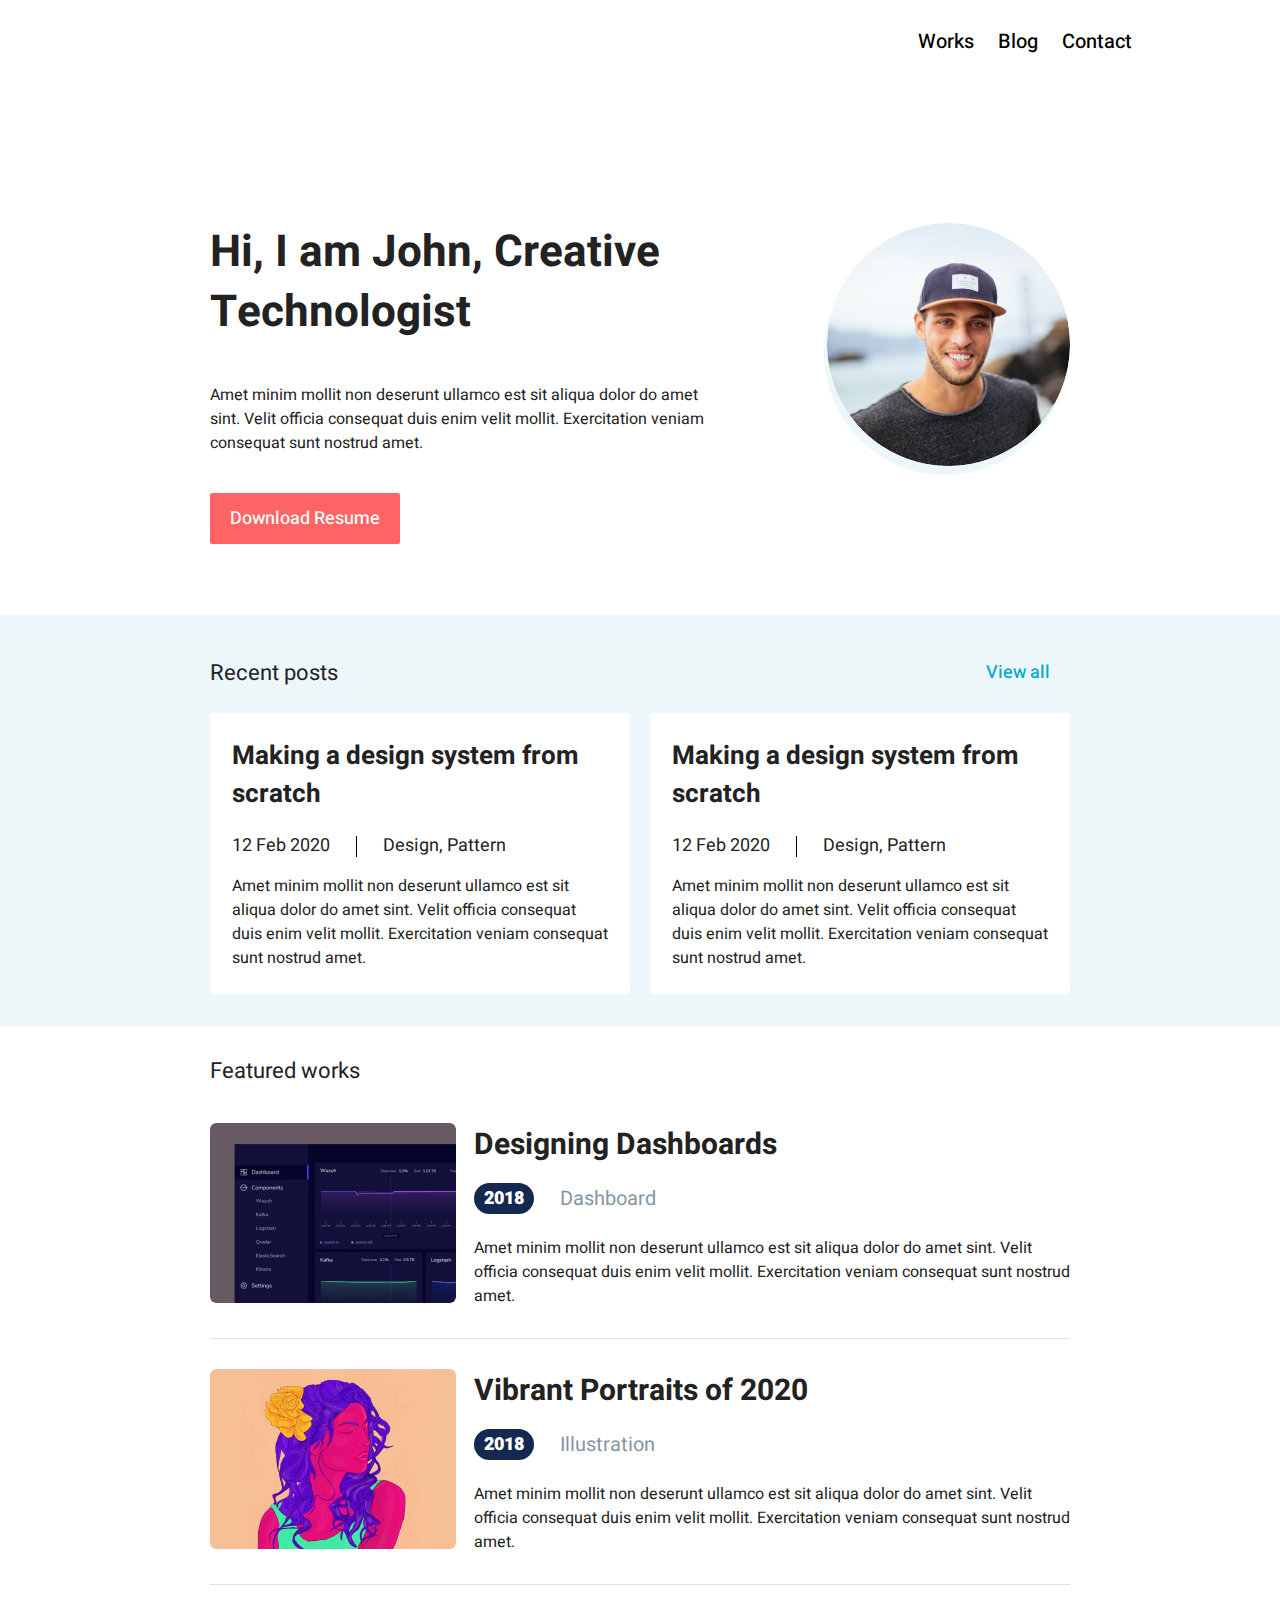
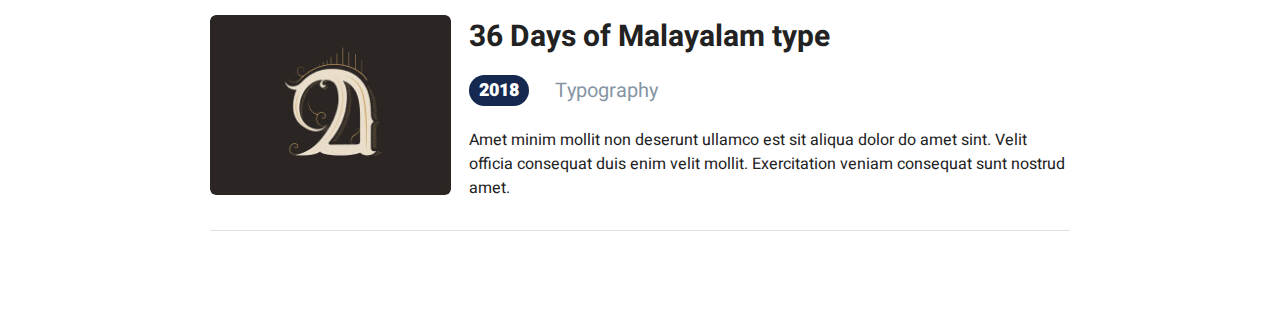
<file: index.html>
<!DOCTYPE html>
<html lang="en">
<head>
  <meta charset="UTF-8">
  <meta http-equiv="X-UA-Compatible" content="IE=edge">
  <meta name="viewport" content="width=device-width, initial-scale=1.0">

  <!-- FONTS -->
  <link rel="preconnect" href="https://fonts.googleapis.com">
  <link rel="preconnect" href="https://fonts.gstatic.com" crossorigin>
  <link href="https://fonts.googleapis.com/css2?family=Heebo:wght@400;500;700;900&display=swap" rel="stylesheet">

  <title>John</title>
  <link rel="stylesheet" href="css/normalize.css">
  <link rel="stylesheet" href="css/style.css">
</head>
<body>
  <header class="site-header">
    <div class="site-header__container container header-container">
      <nav class="sitenav">
        <ul class="sitenav__list">
          <li class="sitenav__item"><a class="sitenav__link" href="#">Works</a></li>
          <li class="sitenav__item"><a class="sitenav__link" href="#">Blog</a></li>
          <li class="sitenav__item"><a class="sitenav__link" href="#">Contact</a></li>
        </ul>
      </nav>
      <button class="site-header__button button js-button" type="button">
        <svg xmlns="http://www.w3.org/2000/svg" width="30" height="20" fill="#ccc"><path stroke="#21243D" stroke-width="1.6" d="M0 1h30M0 10h30M0 19h30"/></svg>
      </button>
      <button class="close-button button js-button" type="button">
        <svg xmlns="http://www.w3.org/2000/svg" xml:space="preserve" width="30" height="20" style="enable-background:new 0 0 371.23 371.23" viewBox="0 0 371.23 371.23"><path d="M371.23 21.213 350.018 0 185.615 164.402 21.213 0 0 21.213l164.402 164.402L0 350.018l21.213 21.212 164.402-164.402L350.018 371.23l21.212-21.212-164.402-164.403z"/></svg>
      </button>
    </div>
  </header>

  <!-- MAIN CONTENT -->
  <main class="main-content">
    <!-- HERO -->
    <div class="hero">
      <div class="hero__container container">
        <div class="hero__content">
          <h1 class="hero__title">Hi, I am John, Creative Technologist</h1>
          <p class="hero__text">Amet minim mollit non deserunt ullamco est sit aliqua dolor do amet sint. Velit officia consequat duis enim velit mollit. Exercitation veniam consequat sunt nostrud amet.</p>
          <a class="hero__button button" href="#">Download Resume</a>
        </div>
        <img class="hero__img" src="img/hero-img.jpg" alt="John image" width="243" height="243" srcset="img/hero-img.jpg 1x, img/hero-img@2x.jpg 2x">
      </div>
    </div>

    <!-- RECENT POSTS -->
    <section class="posts">
      <div class="posts__container container">
        <div class="posts__top">
          <h2 class="posts__title">Recent posts</h2>
          <a class="posts__button button" type="button">View all</a>
        </div>
        <ul class="posts__list">
          <li class="posts__item">
            <h3 class="posts__item-title">Making a design system from scratch</h3>
            <div class="posts__item-box">
              <time datatime="12-02-2020">12 Feb 2020</time>
              <hr>
              <span>Design, Pattern</span>
            </div>
            <p class="posts__item-text">Amet minim mollit non deserunt ullamco est sit aliqua dolor do amet sint. Velit officia consequat duis enim velit mollit. Exercitation veniam consequat sunt nostrud amet.</p>
          </li>
          <li class="posts__item">
            <h3 class="posts__item-title">Making a design system from scratch</h3>
            <div class="posts__item-box">
              <time datatime="12-02-2020">12 Feb 2020</time>
              <hr>
              <span>Design, Pattern</span>
            </div>
            <p class="posts__item-text">Amet minim mollit non deserunt ullamco est sit aliqua dolor do amet sint. Velit officia consequat duis enim velit mollit. Exercitation veniam consequat sunt nostrud amet.</p>
          </li>
        </ul>
      </div>
    </section>

    <!-- FEATURE -->
    <section class="feature">
      <div class="feature__container container">
        <h2 class="feature__title">Featured works</h2>
        <ul class="feature__list">
          <li class="feature__item">
            <img src="img/dashbord.jpg" alt="Designing Dashboards image" class="feature__item-img" width="246" height="180" srcset="img/dashbord.jpg 1x, img/dashbord@2x.jpg2x">
            <div class="feature__item-content item-content">
              <h4 class="item-content__title"><a class="item-content__link" href="">Designing Dashboards</a></h4>
              <div class="item-content__box">
                <time class="item-content__time">2018</time>
                <span class="item-content__span">Dashboard</span>
              </div>
              <p class="item-content__text">Amet minim mollit non deserunt ullamco est sit aliqua dolor do amet sint. Velit officia consequat duis enim velit mollit. Exercitation veniam consequat sunt nostrud amet.</p>
            </div>
          </li>
          <li class="feature__item">
            <img src="img/postraits.jpg" alt="Vibrant Portraits image" class="feature__item-img" width="246" height="180" srcset="img/postraits.jpg 1x, img/postraits@2x.jpg 2x">
            <div class="feature__item-content item-content">
              <h4 class="item-content__title"><a class="item-content__link" href="#">Vibrant Portraits of 2020</a></h4>
              <div class="item-content__box">
                <time class="item-content__time">2018</time>
                <span class="item-content__span">Illustration</span>
              </div>
              <p class="item-content__text">Amet minim mollit non deserunt ullamco est sit aliqua dolor do amet sint. Velit officia consequat duis enim velit mollit. Exercitation veniam consequat sunt nostrud amet.</p>
            </div>
          </li>
          <li class="feature__item">
            <img src="img/malayalam.jpg" alt="Days of Malayalam type image" class="feature__item-img" width="246" height="180" srcset="img/malayalam.jpg 1x, img/malayalam@2x.jpg 2x">
            <div class="feature__item-content item-content">
              <h4 class="item-content__title"><a class="item-content__link" href="#">36 Days of Malayalam type</a></h4>
              <div class="item-content__box">
                <time class="item-content__time">2018</time>
                <span class="item-content__span">Typography</span>
              </div>
              <p class="item-content__text">Amet minim mollit non deserunt ullamco est sit aliqua dolor do amet sint. Velit officia consequat duis enim velit mollit. Exercitation veniam consequat sunt nostrud amet.</p>
            </div>
          </li>
        </ul>
      </div>
    </section>
  </main>

  <!-- FOOTER -->
  <footer class="site-footer" style="display: none;">
    <div class="site-footer__container container">
      <div class="action">
        <ul class="action__list">
          <li class="action__item"><a href="#" class="action__item-link">
            <svg xmlns="http://www.w3.org/2000/svg" width="30" height="30" fill="none"><path fill="currentColor" d="M25.605 0H4.395A4.4 4.4 0 0 0 0 4.395v21.21A4.4 4.4 0 0 0 4.395 30h8.847V19.395H9.727V14.12h3.515v-3.574a5.28 5.28 0 0 1 5.274-5.274h5.332v5.274h-5.332v3.574h5.332l-.88 5.274h-4.452V30h7.09A4.4 4.4 0 0 0 30 25.605V4.395A4.4 4.4 0 0 0 25.605 0Z"/></svg>
          </a></li>
          <li class="action__item"><a href="#" class="action__item-link">
            <svg xmlns="http://www.w3.org/2000/svg" width="30" height="30" fill="none"><path fill="currentColor" d="M21.72 0H8.28C3.714 0 0 3.714 0 8.279V21.72C0 26.286 3.714 30 8.279 30H21.72C26.286 30 30 26.286 30 21.721V8.28C30 3.714 26.286 0 21.72 0Zm5.618 21.721a5.624 5.624 0 0 1-5.617 5.617H8.28a5.623 5.623 0 0 1-5.617-5.617V8.28a5.624 5.624 0 0 1 5.617-5.617H21.72a5.624 5.624 0 0 1 5.617 5.617V21.72Z"/><path fill="currentColor" d="M15 7.27c-4.262 0-7.73 3.468-7.73 7.73 0 4.263 3.468 7.73 7.73 7.73 4.262 0 7.73-3.467 7.73-7.73 0-4.262-3.468-7.73-7.73-7.73Zm0 12.798A5.074 5.074 0 0 1 9.932 15 5.074 5.074 0 0 1 15 9.932 5.074 5.074 0 0 1 20.069 15 5.074 5.074 0 0 1 15 20.068ZM23.055 5.013a1.96 1.96 0 0 0-1.38.572 1.962 1.962 0 0 0-.573 1.38c0 .513.21 1.017.574 1.38.362.363.866.572 1.379.572a1.97 1.97 0 0 0 1.38-.571c.364-.364.571-.868.571-1.38a1.96 1.96 0 0 0-.571-1.381 1.96 1.96 0 0 0-1.38-.572Z"/></svg>
          </a></li>
          <li class="action__item">
            <a href="#" class="action__item-link">
            <svg xmlns="http://www.w3.org/2000/svg" width="37" height="30" fill="none"><path fill="currentColor" d="M36.923 3.552a15.782 15.782 0 0 1-4.361 1.195 7.526 7.526 0 0 0 3.33-4.184 15.126 15.126 0 0 1-4.8 1.832A7.585 7.585 0 0 0 25.561 0c-4.19 0-7.564 3.402-7.564 7.572 0 .6.05 1.176.175 1.726C11.88 8.99 6.312 5.975 2.571 1.38a7.62 7.62 0 0 0-1.036 3.826 7.58 7.58 0 0 0 3.362 6.29 7.475 7.475 0 0 1-3.42-.931v.083c0 3.678 2.624 6.733 6.065 7.437a7.558 7.558 0 0 1-1.985.25c-.485 0-.974-.028-1.433-.13.98 2.998 3.764 5.202 7.073 5.274a15.21 15.21 0 0 1-9.385 3.228c-.621 0-1.217-.028-1.812-.104C3.353 28.765 7.327 30 11.612 30c13.93 0 21.545-11.538 21.545-21.54 0-.335-.012-.658-.028-.978 1.503-1.067 2.765-2.398 3.794-3.93Z"/></svg>
          </a>
          </li>
          <li class="action__item">
            <a href="#" class="action__item-link">
              <svg xmlns="http://www.w3.org/2000/svg" width="30" height="30" fill="none"><path fill="currentColor" d="M25.605 0H4.395A4.4 4.4 0 0 0 0 4.395v21.21A4.4 4.4 0 0 0 4.395 30h21.21A4.4 4.4 0 0 0 30 25.605V4.395A4.4 4.4 0 0 0 25.605 0Zm-15 23.79H7.09V11.483h3.515V23.79Zm0-14.063H7.09V6.21h3.515v3.516ZM22.91 23.789h-3.515v-7.031A1.76 1.76 0 0 0 17.637 15a1.76 1.76 0 0 0-1.758 1.758v7.031h-3.516V11.484h3.516v.663c.92-.286 1.52-.663 2.637-.663 2.384.003 4.394 2.142 4.394 4.67v7.635Z"/></svg>
          </a>
          </li>
        </ul>
        <span class="action__text">Copyright ©2020 All rights reserved</span>
      </div>
    </div>
  </footer>


  <!-- JAVASCRIPT -->
  <script src="js/style.js"></script>
</body>
</html>
</file>
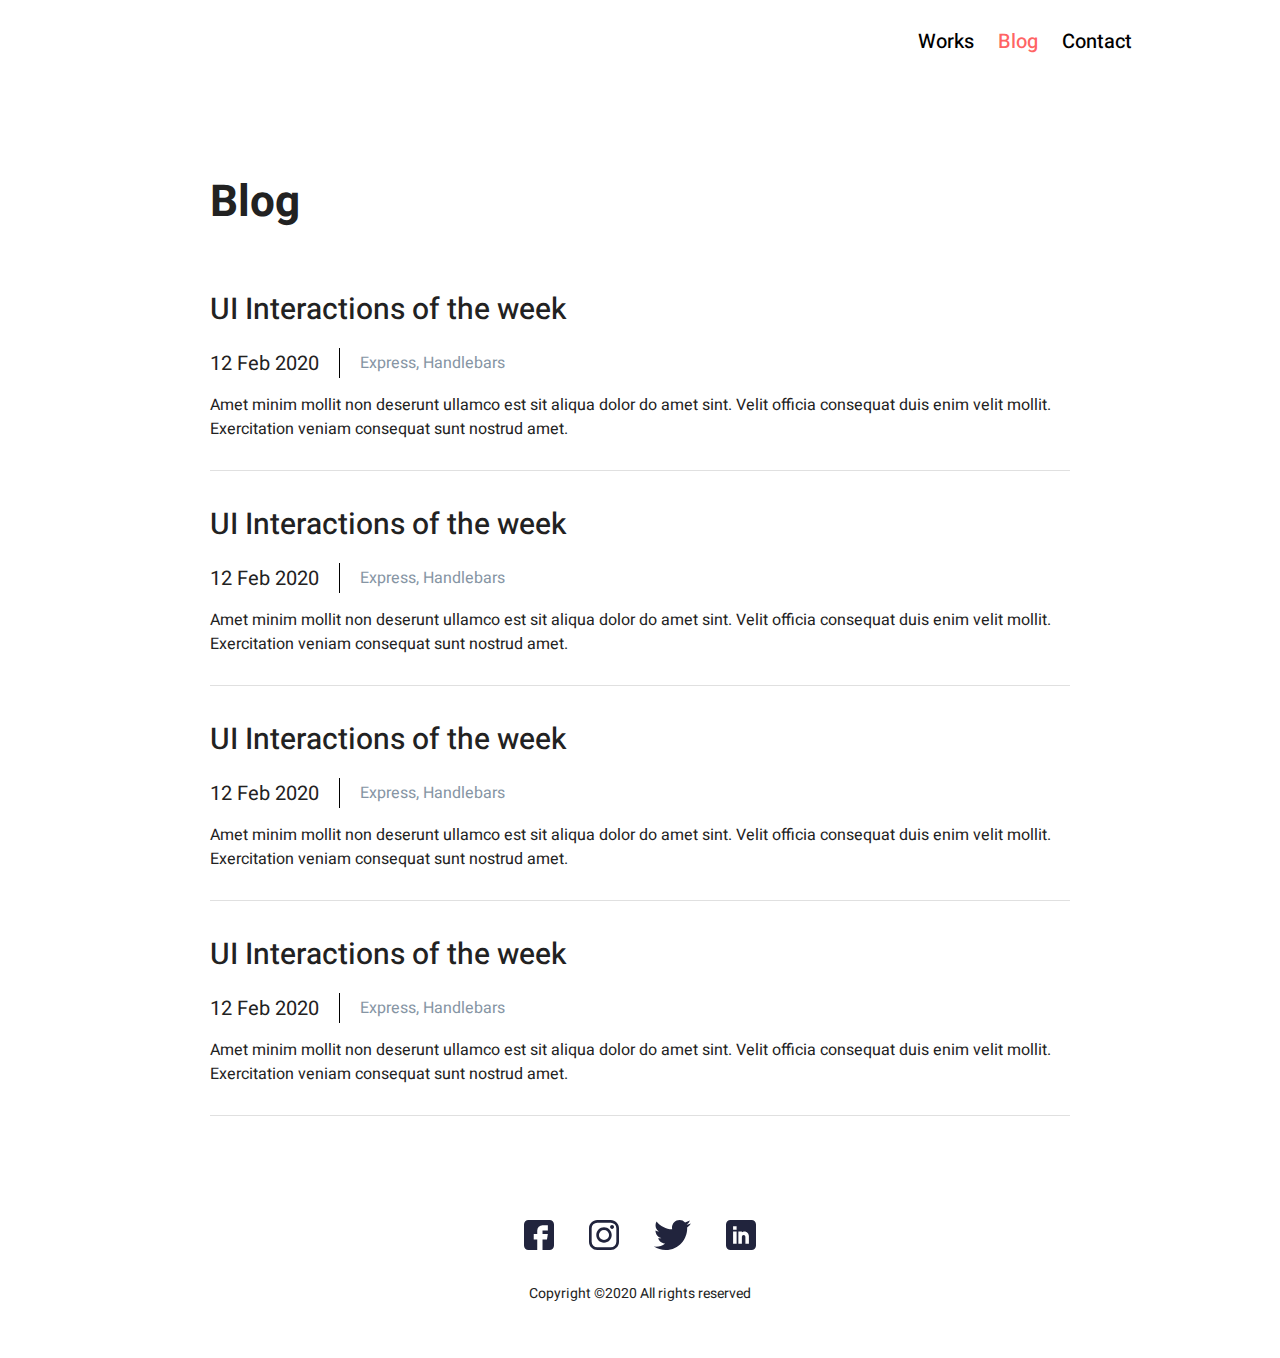
<file: blog.html>
<!DOCTYPE html>
<html lang="en">
<head>
  <meta charset="UTF-8">
  <meta http-equiv="X-UA-Compatible" content="IE=edge">
  <meta name="viewport" content="width=device-width, initial-scale=1.0">

  <!-- FONTS -->
  <link rel="preconnect" href="https://fonts.googleapis.com">
  <link rel="preconnect" href="https://fonts.gstatic.com" crossorigin>
  <link href="https://fonts.googleapis.com/css2?family=Heebo:wght@400;500;700;900&display=swap" rel="stylesheet">

  <title>Blog</title>
  <link rel="stylesheet" href="css/normalize.css">
  <link rel="stylesheet" href="css/style.css">
</head>
<body>
  <header class="site-header">
    <div class="site-header__container container header-container">
      <nav class="sitenav">
        <ul class="sitenav__list">
          <li class="sitenav__item"><a class="sitenav__link" href="work.html">Works</a></li>
          <li class="sitenav__item"><a class="sitenav__link active-link" href="blog.html">Blog</a></li>
          <li class="sitenav__item"><a class="sitenav__link" href="#">Contact</a></li>
        </ul>
      </nav>
      <button class="site-header__button button js-button" type="button">
        <svg xmlns="http://www.w3.org/2000/svg" width="30" height="20" fill="#ccc"><path stroke="#21243D" stroke-width="1.6" d="M0 1h30M0 10h30M0 19h30"/></svg>
      </button>
      <button class="close-button button js-button" type="button">
        <svg xmlns="http://www.w3.org/2000/svg" xml:space="preserve" width="30" height="20" style="enable-background:new 0 0 371.23 371.23" viewBox="0 0 371.23 371.23"><path d="M371.23 21.213 350.018 0 185.615 164.402 21.213 0 0 21.213l164.402 164.402L0 350.018l21.213 21.212 164.402-164.402L350.018 371.23l21.212-21.212-164.402-164.403z"/></svg>
      </button>
    </div>
  </header>

  <!-- MAIN CONTENT -->
  <main class="main-content">
      <div class="blog__container container">
        <h2 class="blog__title">Blog</h2>
        <ul class="blog__list">
          <li class="blog__item">
            <h3 class="blog__item-title">UI Interactions of the week</h3>
            <div class="blog__item-box">
              <time datatime="12-02-2020">12 Feb 2020</time>
              <hr>
              <span>Express, Handlebars</span>
            </div>
            <p class="blog__item-text">Amet minim mollit non deserunt ullamco est sit aliqua dolor do amet sint. Velit officia consequat duis enim velit mollit. Exercitation veniam consequat sunt nostrud amet.</p>
          </li>
          <li class="blog__item">
            <h3 class="blog__item-title">UI Interactions of the week</h3>
            <div class="blog__item-box">
              <time datatime="12-02-2020">12 Feb 2020</time>
              <hr>
              <span>Express, Handlebars</span>
            </div>
            <p class="blog__item-text">Amet minim mollit non deserunt ullamco est sit aliqua dolor do amet sint. Velit officia consequat duis enim velit mollit. Exercitation veniam consequat sunt nostrud amet.</p>
          </li>
          <li class="blog__item">
            <h3 class="blog__item-title">UI Interactions of the week</h3>
            <div class="blog__item-box">
              <time datatime="12-02-2020">12 Feb 2020</time>
              <hr>
              <span>Express, Handlebars</span>
            </div>
            <p class="blog__item-text">Amet minim mollit non deserunt ullamco est sit aliqua dolor do amet sint. Velit officia consequat duis enim velit mollit. Exercitation veniam consequat sunt nostrud amet.</p>
          </li>
          <li class="blog__item">
            <h3 class="blog__item-title">UI Interactions of the week</h3>
            <div class="blog__item-box">
              <time datatime="12-02-2020">12 Feb 2020</time>
              <hr>
              <span>Express, Handlebars</span>
            </div>
            <p class="blog__item-text">Amet minim mollit non deserunt ullamco est sit aliqua dolor do amet sint. Velit officia consequat duis enim velit mollit. Exercitation veniam consequat sunt nostrud amet.</p>
          </li>
        </ul>
      </div>
  </main>

  <!-- FOOTER -->
  <footer class="site-footer">
    <div class="site-footer__container container">
      <div class="action">
        <ul class="action__list">
          <li class="action__item"><a href="#" class="action__item-link">
            <svg xmlns="http://www.w3.org/2000/svg" width="30" height="30" fill="none"><path fill="currentColor" d="M25.605 0H4.395A4.4 4.4 0 0 0 0 4.395v21.21A4.4 4.4 0 0 0 4.395 30h8.847V19.395H9.727V14.12h3.515v-3.574a5.28 5.28 0 0 1 5.274-5.274h5.332v5.274h-5.332v3.574h5.332l-.88 5.274h-4.452V30h7.09A4.4 4.4 0 0 0 30 25.605V4.395A4.4 4.4 0 0 0 25.605 0Z"/></svg>
          </a></li>
          <li class="action__item"><a href="#" class="action__item-link">
            <svg xmlns="http://www.w3.org/2000/svg" width="30" height="30" fill="none"><path fill="currentColor" d="M21.72 0H8.28C3.714 0 0 3.714 0 8.279V21.72C0 26.286 3.714 30 8.279 30H21.72C26.286 30 30 26.286 30 21.721V8.28C30 3.714 26.286 0 21.72 0Zm5.618 21.721a5.624 5.624 0 0 1-5.617 5.617H8.28a5.623 5.623 0 0 1-5.617-5.617V8.28a5.624 5.624 0 0 1 5.617-5.617H21.72a5.624 5.624 0 0 1 5.617 5.617V21.72Z"/><path fill="currentColor" d="M15 7.27c-4.262 0-7.73 3.468-7.73 7.73 0 4.263 3.468 7.73 7.73 7.73 4.262 0 7.73-3.467 7.73-7.73 0-4.262-3.468-7.73-7.73-7.73Zm0 12.798A5.074 5.074 0 0 1 9.932 15 5.074 5.074 0 0 1 15 9.932 5.074 5.074 0 0 1 20.069 15 5.074 5.074 0 0 1 15 20.068ZM23.055 5.013a1.96 1.96 0 0 0-1.38.572 1.962 1.962 0 0 0-.573 1.38c0 .513.21 1.017.574 1.38.362.363.866.572 1.379.572a1.97 1.97 0 0 0 1.38-.571c.364-.364.571-.868.571-1.38a1.96 1.96 0 0 0-.571-1.381 1.96 1.96 0 0 0-1.38-.572Z"/></svg>
          </a></li>
          <li class="action__item">
            <a href="#" class="action__item-link">
            <svg xmlns="http://www.w3.org/2000/svg" width="37" height="30" fill="none"><path fill="currentColor" d="M36.923 3.552a15.782 15.782 0 0 1-4.361 1.195 7.526 7.526 0 0 0 3.33-4.184 15.126 15.126 0 0 1-4.8 1.832A7.585 7.585 0 0 0 25.561 0c-4.19 0-7.564 3.402-7.564 7.572 0 .6.05 1.176.175 1.726C11.88 8.99 6.312 5.975 2.571 1.38a7.62 7.62 0 0 0-1.036 3.826 7.58 7.58 0 0 0 3.362 6.29 7.475 7.475 0 0 1-3.42-.931v.083c0 3.678 2.624 6.733 6.065 7.437a7.558 7.558 0 0 1-1.985.25c-.485 0-.974-.028-1.433-.13.98 2.998 3.764 5.202 7.073 5.274a15.21 15.21 0 0 1-9.385 3.228c-.621 0-1.217-.028-1.812-.104C3.353 28.765 7.327 30 11.612 30c13.93 0 21.545-11.538 21.545-21.54 0-.335-.012-.658-.028-.978 1.503-1.067 2.765-2.398 3.794-3.93Z"/></svg>
          </a>
          </li>
          <li class="action__item">
            <a href="#" class="action__item-link">
              <svg xmlns="http://www.w3.org/2000/svg" width="30" height="30" fill="none"><path fill="currentColor" d="M25.605 0H4.395A4.4 4.4 0 0 0 0 4.395v21.21A4.4 4.4 0 0 0 4.395 30h21.21A4.4 4.4 0 0 0 30 25.605V4.395A4.4 4.4 0 0 0 25.605 0Zm-15 23.79H7.09V11.483h3.515V23.79Zm0-14.063H7.09V6.21h3.515v3.516ZM22.91 23.789h-3.515v-7.031A1.76 1.76 0 0 0 17.637 15a1.76 1.76 0 0 0-1.758 1.758v7.031h-3.516V11.484h3.516v.663c.92-.286 1.52-.663 2.637-.663 2.384.003 4.394 2.142 4.394 4.67v7.635Z"/></svg>
          </a>
          </li>
        </ul>
        <span class="action__text">Copyright ©2020 All rights reserved</span>
      </div>
    </div>
  </footer>

  <!-- JAVASCRIPT -->
  <script src="js/style.js"></script>
</body>
</html>
</file>
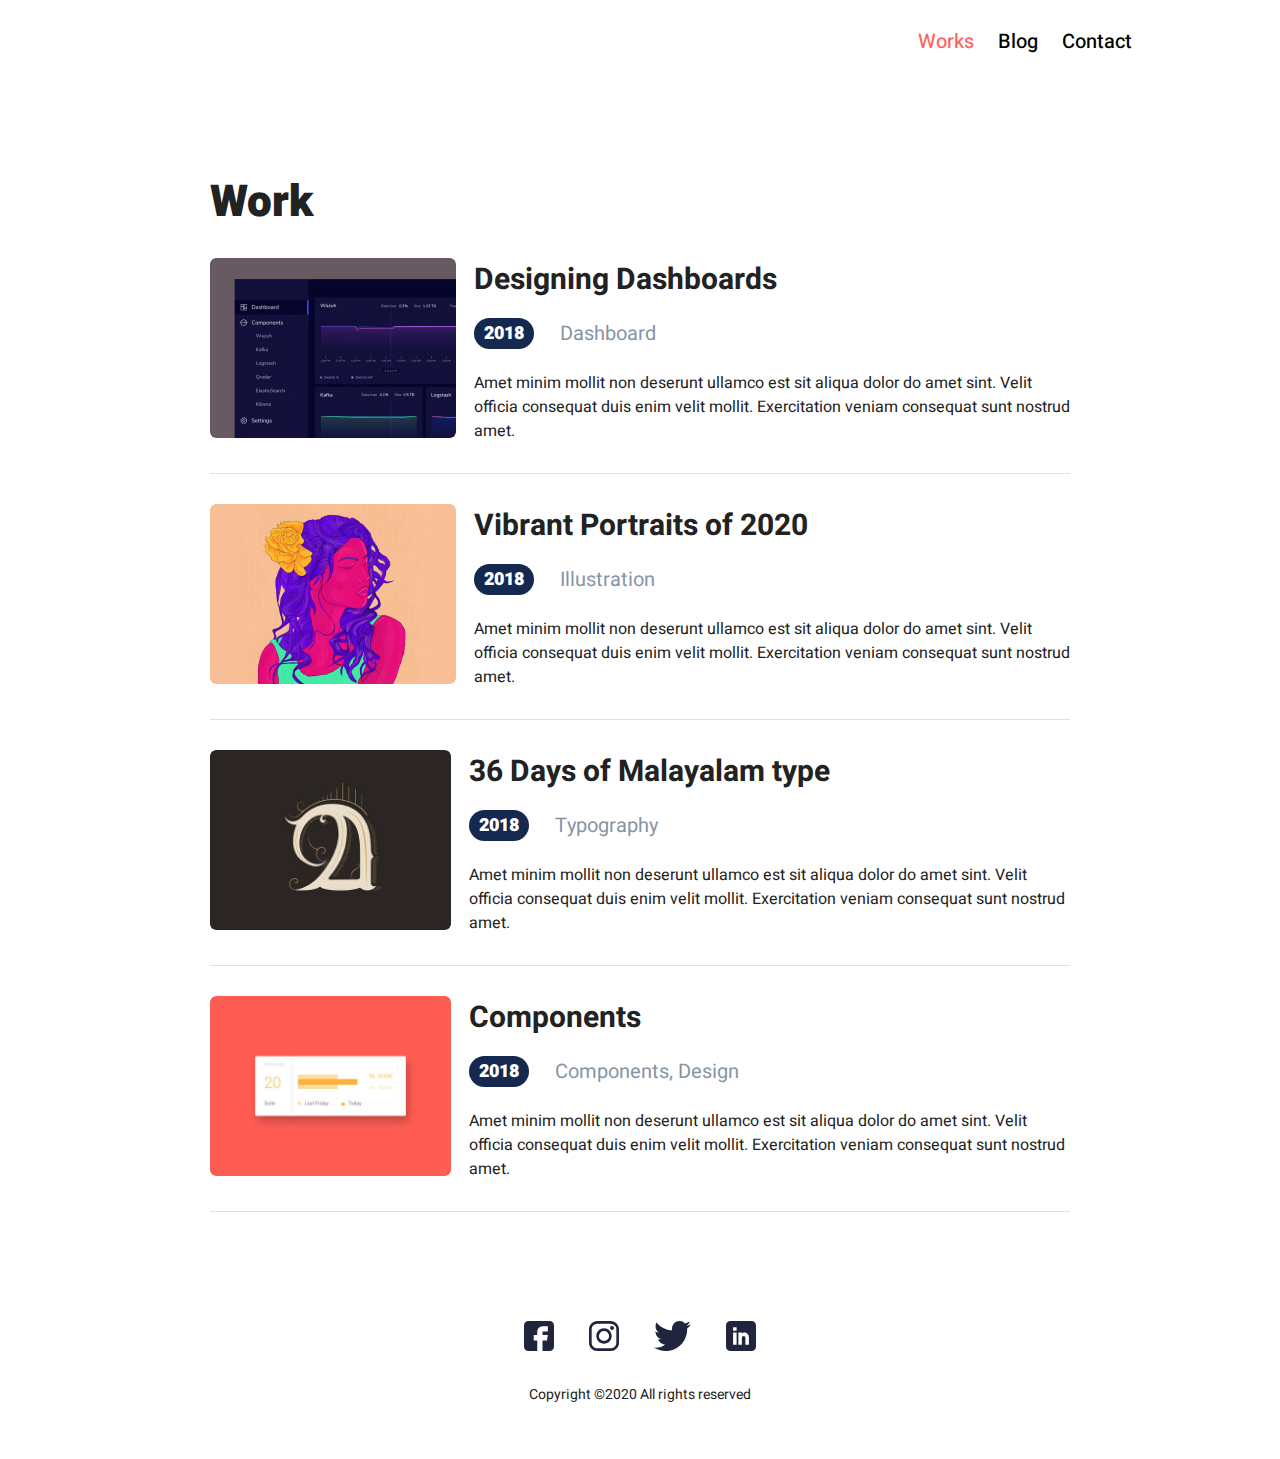
<file: work.html>
<!DOCTYPE html>
<html lang="en">
<head>
  <meta charset="UTF-8">
  <meta http-equiv="X-UA-Compatible" content="IE=edge">
  <meta name="viewport" content="width=device-width, initial-scale=1.0">

  <!-- FONTS -->
  <link rel="preconnect" href="https://fonts.googleapis.com">
  <link rel="preconnect" href="https://fonts.gstatic.com" crossorigin>
  <link href="https://fonts.googleapis.com/css2?family=Heebo:wght@400;500;700;900&display=swap" rel="stylesheet">

  <title>Works</title>
  <link rel="stylesheet" href="css/normalize.css">
  <link rel="stylesheet" href="css/style.css">
</head>
<body>
  <header class="site-header">
    <div class="site-header__container container header-container">
      <nav class="sitenav">
        <ul class="sitenav__list">
          <li class="sitenav__item"><a class="sitenav__link active-link" href="work.html">Works</a></li>
          <li class="sitenav__item"><a class="sitenav__link" href="blog.html">Blog</a></li>
          <li class="sitenav__item"><a class="sitenav__link" href="#">Contact</a></li>
        </ul>
      </nav>
      <button class="site-header__button button js-button" type="button">
        <svg xmlns="http://www.w3.org/2000/svg" width="30" height="20" fill="#ccc"><path stroke="#21243D" stroke-width="1.6" d="M0 1h30M0 10h30M0 19h30"/></svg>
      </button>
      <button class="close-button button js-button" type="button">
        <svg xmlns="http://www.w3.org/2000/svg" xml:space="preserve" width="30" height="20" style="enable-background:new 0 0 371.23 371.23" viewBox="0 0 371.23 371.23"><path d="M371.23 21.213 350.018 0 185.615 164.402 21.213 0 0 21.213l164.402 164.402L0 350.018l21.213 21.212 164.402-164.402L350.018 371.23l21.212-21.212-164.402-164.403z"/></svg>
      </button>
    </div>
  </header>

  <!-- MAIN CONTENT -->
  <main class="main-content">
    <!-- FEATURE -->
    <section class="work">
      <div class="work__container container">
        <h2 class="work__title">Work</h2>
        <div class="feature">
          <ul class="feature__list">
            <li class="feature__item">
              <img class="feature__item-img" src="img/dashbord.jpg" alt="Designing Dashboards image" width="246" height="180" srcset="img/dashbord.jpg 1x, img/dashbord@2x.jpg2x">
              <div class="feature__item-content item-content">
                <h4 class="item-content__title"><a class="item-content__link" href="">Designing Dashboards</a></h4>
                <div class="item-content__box">
                  <time class="item-content__time">2018</time>
                  <span class="item-content__span">Dashboard</span>
                </div>
                <p class="item-content__text">Amet minim mollit non deserunt ullamco est sit aliqua dolor do amet sint. Velit officia consequat duis enim velit mollit. Exercitation veniam consequat sunt nostrud amet.</p>
              </div>
            </li>
            <li class="feature__item">
              <img class="feature__item-img" src="img/postraits.jpg" alt="Vibrant Portraits image" width="246" height="180" srcset="img/postraits.jpg 1x, img/postraits@2x.jpg 2x">
              <div class="feature__item-content item-content">
                <h4 class="item-content__title"><a class="item-content__link" href="#">Vibrant Portraits of 2020</a></h4>
                <div class="item-content__box">
                  <time class="item-content__time">2018</time>
                  <span class="item-content__span">Illustration</span>
                </div>
                <p class="item-content__text">Amet minim mollit non deserunt ullamco est sit aliqua dolor do amet sint. Velit officia consequat duis enim velit mollit. Exercitation veniam consequat sunt nostrud amet.</p>
              </div>
            </li>
            <li class="feature__item">
              <img class="feature__item-img" src="img/malayalam.jpg" alt="Days of Malayalam type image" width="246" height="180" srcset="img/malayalam.jpg 1x, img/malayalam@2x.jpg 2x">
              <div class="feature__item-content item-content">
                <h4 class="item-content__title"><a class="item-content__link" href="#">36 Days of Malayalam type</a></h4>
                <div class="item-content__box">
                  <time class="item-content__time">2018</time>
                  <span class="item-content__span">Typography</span>
                </div>
                <p class="item-content__text">Amet minim mollit non deserunt ullamco est sit aliqua dolor do amet sint. Velit officia consequat duis enim velit mollit. Exercitation veniam consequat sunt nostrud amet.</p>
              </div>
            </li>
            <li class="feature__item">
              <img class="feature__item-img" src="img/component.jpg" alt="Vibrant Portraits image" width="246" height="180" srcset="img/component.jpg 1x, img/component@2x.jpg 2x">
              <div class="feature__item-content item-content">
                <h4 class="item-content__title"><a class="item-content__link" href="#">Components</a></h4>
                <div class="item-content__box">
                  <time class="item-content__time">2018</time>
                  <span class="item-content__span">Components, Design</span>
                </div>
                <p class="item-content__text">Amet minim mollit non deserunt ullamco est sit aliqua dolor do amet sint. Velit officia consequat duis enim velit mollit. Exercitation veniam consequat sunt nostrud amet.</p>
              </div>
            </li>
          </ul>
        </div>
      </div>
    </section>
  </main>

  <!-- FOOTER -->
  <footer class="site-footer">
    <div class="site-footer__container container">
      <div class="action">
        <ul class="action__list">
          <li class="action__item"><a href="#" class="action__item-link">
            <svg xmlns="http://www.w3.org/2000/svg" width="30" height="30" fill="none"><path fill="currentColor" d="M25.605 0H4.395A4.4 4.4 0 0 0 0 4.395v21.21A4.4 4.4 0 0 0 4.395 30h8.847V19.395H9.727V14.12h3.515v-3.574a5.28 5.28 0 0 1 5.274-5.274h5.332v5.274h-5.332v3.574h5.332l-.88 5.274h-4.452V30h7.09A4.4 4.4 0 0 0 30 25.605V4.395A4.4 4.4 0 0 0 25.605 0Z"/></svg>
          </a></li>
          <li class="action__item"><a href="#" class="action__item-link">
            <svg xmlns="http://www.w3.org/2000/svg" width="30" height="30" fill="none"><path fill="currentColor" d="M21.72 0H8.28C3.714 0 0 3.714 0 8.279V21.72C0 26.286 3.714 30 8.279 30H21.72C26.286 30 30 26.286 30 21.721V8.28C30 3.714 26.286 0 21.72 0Zm5.618 21.721a5.624 5.624 0 0 1-5.617 5.617H8.28a5.623 5.623 0 0 1-5.617-5.617V8.28a5.624 5.624 0 0 1 5.617-5.617H21.72a5.624 5.624 0 0 1 5.617 5.617V21.72Z"/><path fill="currentColor" d="M15 7.27c-4.262 0-7.73 3.468-7.73 7.73 0 4.263 3.468 7.73 7.73 7.73 4.262 0 7.73-3.467 7.73-7.73 0-4.262-3.468-7.73-7.73-7.73Zm0 12.798A5.074 5.074 0 0 1 9.932 15 5.074 5.074 0 0 1 15 9.932 5.074 5.074 0 0 1 20.069 15 5.074 5.074 0 0 1 15 20.068ZM23.055 5.013a1.96 1.96 0 0 0-1.38.572 1.962 1.962 0 0 0-.573 1.38c0 .513.21 1.017.574 1.38.362.363.866.572 1.379.572a1.97 1.97 0 0 0 1.38-.571c.364-.364.571-.868.571-1.38a1.96 1.96 0 0 0-.571-1.381 1.96 1.96 0 0 0-1.38-.572Z"/></svg>
          </a></li>
          <li class="action__item">
            <a href="#" class="action__item-link">
            <svg xmlns="http://www.w3.org/2000/svg" width="37" height="30" fill="none"><path fill="currentColor" d="M36.923 3.552a15.782 15.782 0 0 1-4.361 1.195 7.526 7.526 0 0 0 3.33-4.184 15.126 15.126 0 0 1-4.8 1.832A7.585 7.585 0 0 0 25.561 0c-4.19 0-7.564 3.402-7.564 7.572 0 .6.05 1.176.175 1.726C11.88 8.99 6.312 5.975 2.571 1.38a7.62 7.62 0 0 0-1.036 3.826 7.58 7.58 0 0 0 3.362 6.29 7.475 7.475 0 0 1-3.42-.931v.083c0 3.678 2.624 6.733 6.065 7.437a7.558 7.558 0 0 1-1.985.25c-.485 0-.974-.028-1.433-.13.98 2.998 3.764 5.202 7.073 5.274a15.21 15.21 0 0 1-9.385 3.228c-.621 0-1.217-.028-1.812-.104C3.353 28.765 7.327 30 11.612 30c13.93 0 21.545-11.538 21.545-21.54 0-.335-.012-.658-.028-.978 1.503-1.067 2.765-2.398 3.794-3.93Z"/></svg>
          </a>
          </li>
          <li class="action__item">
            <a href="#" class="action__item-link">
              <svg xmlns="http://www.w3.org/2000/svg" width="30" height="30" fill="none"><path fill="currentColor" d="M25.605 0H4.395A4.4 4.4 0 0 0 0 4.395v21.21A4.4 4.4 0 0 0 4.395 30h21.21A4.4 4.4 0 0 0 30 25.605V4.395A4.4 4.4 0 0 0 25.605 0Zm-15 23.79H7.09V11.483h3.515V23.79Zm0-14.063H7.09V6.21h3.515v3.516ZM22.91 23.789h-3.515v-7.031A1.76 1.76 0 0 0 17.637 15a1.76 1.76 0 0 0-1.758 1.758v7.031h-3.516V11.484h3.516v.663c.92-.286 1.52-.663 2.637-.663 2.384.003 4.394 2.142 4.394 4.67v7.635Z"/></svg>
          </a>
          </li>
        </ul>
        <span class="action__text">Copyright ©2020 All rights reserved</span>
      </div>
    </div>
  </footer>

  <!-- JAVASCRIPT -->
  <script src="js/style.js"></script>
</body>
</html>
</file>
<file: css/style.css>
:root {
  --bc-color: #fff;
  --text-color: #222;
  --title-color: #000;
}

/* GENERAL */
html {
  box-sizing: border-box;
  height: 100%;
  scroll-behavior: smooth;
}

*,
*::before,
*::after {
  box-sizing: inherit;
}

*:focus {
  outline: 2px solid #ff6464;
  outline-offset: 2px;
}

body {
  display: flex;
  flex-direction: column;
  height: 100%;
  padding: 0;
  margin: 0;
  font-size: 16px;
  line-height: 1.5;
  font-family: 'Heebo', 'Arial', sans-serif;
  background-color: var(--bc-color);
  color: var(--text-color);
}

img {
  max-width: 100%;
  height: auto;
}

.visually-hidden {
  position: absolute;
  width: 1px;
  height: 1px;
  margin: -1px;
  border: 0;
  padding: 0;
  clip: rect(0 0 0 0);
  overflow: hidden;
}


/* CONTAINER */
.container {
  width: 100%;
  max-width: 900px;
  padding-left: 20px;
  padding-right: 20px;
  margin-left: auto;
  margin-right: auto;
}

.header-container {
  max-width: 1072px;
}


/* BUTTON */
.button {
  display: inline-block;
  padding: 13px 20px;
  border: 0;
  border-radius: 2px;
  font-size: 18px;
  line-height: 25px;
  font-weight: 500;
  background-color: transparent;
  color: var(--text-color);
  text-decoration: none;
  text-align: center;
  cursor: pointer;
  transition: opacity 0.3s ease;
}

/* SITE HEADER */
.site-header__container {
  display: flex;
  align-items: center;
  padding-top: 27px;
  padding-bottom: 27px;
}

.sitenav {
  margin-left: auto;
}

.sitenav {
  margin-right: 24px;
}

.sitenav__list {
  display: flex;
  padding: 0;
  margin: 0;
  list-style-type: none;
}

.sitenav__item:not(:last-child) {
  margin-right: 24px;
}

.sitenav__link {
  display: inline-block;
  text-decoration: none;
  font-weight: 500;
  font-size: 20px;
  line-height: 29px;
  color: var(--title-color);
  transition: color 0.4s ease;
}

.active-link {
  color: #ff6464;
}

.sitenav__link:hover {
  color: #ff6464;
}

.sitenav__link:active {
  opacity: 0.6;
}

.site-header__button {
  display: none;
  padding: 0;
}

.site-header__button:hover {
  color: red;
}

.close-button {
  display: none;
  padding: 0;
}

.close-button:hover {
  /* background-color: red; */
  color: red;
}

/* MAIN CONTENT */

.main-content {
  flex-grow: 1;
}

.hero__container {
  display: flex;
  justify-content: space-between;
  padding-top: 140px;
  padding-bottom: 71px;
}

.hero__content {
  max-width: 500px;
  margin-right: 20px;
}

.hero__title {
  margin-top: 0;
  margin-bottom: 40px;
  font-weight: 700;
  font-size: 44px;
  line-height: 60px;
}

.hero__text {
  margin-top: 0;
  margin-bottom: 38px;
  font-weight: 400;
  font-size: 16px;
  line-height: 24px;
}

.hero__button {
  background-color: #FF6464;
  color: #fff;
}

.hero__img {
  display: block;
  object-fit: cover;
  border-radius: 50%;
  width: 243px;
  height: 243px;
  box-shadow: -3px 9px 0px #edf7fa;
}


/* POSTS */
.posts {
  background-color: #edf7fa;
}

.posts__container {
  padding-top: 32px;
  padding-bottom: 32px;
}

.posts__top {
  display: flex;
  align-items: center;
  justify-content: space-between;
  margin-bottom: 15px;
}

.posts__title {
  margin: 0;
  font-weight: 400;
  font-size: 22px;
  line-height: 30px;
}

.posts__button {
  color: #00a8cc;
}

.posts__button:hover {
  text-decoration: underline;
}

.posts__button:active {
  opacity: 0.6;
}

.posts__list {
  display: flex;
  flex-wrap: wrap;
  justify-content: space-between;
  margin: 0;
  padding: 0;
  list-style-type: none;
}

.posts__item {
  width: calc(50% - 10px);
  padding: 24px 22px;
  border-radius: 4px;
  background-color: #fff;
}

.posts__item:nth-child(odd) {
  margin-right: 20px;
}

.posts__item-title {
  margin-top: 0;
  margin-bottom: 20px;
  font-weight: 700;
  font-size: 26px;
  line-height: 38px;
}

.posts__item-box {
  display: flex;
  align-items: center;
  margin-bottom: 15px;
}

.posts__item-box span{
  display: inline-block;
  font-size: 18px;
  line-height: 26px;
}
.posts__item-box time{
  font-size: 18px;
  line-height: 26px;
}

.posts__item-box hr {
  width: 1px;
  height: 21px;
  border: 0;
  margin: 0 26px;
  background-color: #000;
}

.posts__item-text {
  margin: 0;
}


/* BLOGS */
.blog__container {
  padding-top: 90px;
  padding-bottom: 53px;
}

.blog__title {
  margin-top: 0;
  margin-bottom: 55px;
  font-weight: 700;
  font-size: 44px;
  line-height: 60px;
}

.blog__list {
  margin: 0;
  padding: 0;
  list-style-type: none;
}

.blog__item {
  padding-bottom: 29px;
  margin-bottom: 32px;
  border-bottom: 1px solid #e0e0e0;
}

.blog__item:last-child {
  margin-bottom: 0;
}

.blog__item-title {
  margin-top: 0;
  margin-bottom: 16px;
  font-weight: 500;
  font-size: 30px;
  line-height: 44px;
}

.blog__item-box {
  display: flex;
  align-items: center;
  justify-content: flex-start;
  margin-bottom: 15px;
}


.blog__item-box span{
  color: #8695a4;
}

.blog__item-box hr {
  width: 1px;
  height: 30px;
  border: 0;
  margin: 0;
  margin-left: 20px;
  margin-right: 20px;
  background-color: #000;
}

.blog__item-box time {
  font-size: 20px;
  line-height: 29px;
}

.blog__item-box time {
  font-size: 20px;
  line-height: 29px;
}

.blog__item-text {
  margin: 0;
}



/* FEATURE */
.feature__container {
  padding-top: 30px;
  padding-bottom: 80px;
}

.feature__title {
  margin-top: 0;
  margin-bottom: 37px;
  font-weight: 400;
  font-size: 22px;
  line-height: 30px;
}

.feature__list {
  display: flex;
  flex-direction: column;
  margin: 0;
  padding: 0;
  list-style-type: none;
}

.feature__item {
  display: flex;
  padding-bottom: 30px;
  margin-bottom: 30px;
  border-bottom: 1px solid #E0E0E0;
}

.feature__item:last-child {
  margin-bottom: 0;
}

.feature__item-img {
  width: 246px;
  height: 180px;
  margin-right: 18px;
  border-radius: 6px;
  object-fit: cover;
}

.item-content__title {
  margin-top: 0;
  margin-bottom: 16px;
  font-weight: 700;
  font-size: 30px;
  line-height: 44px;
}

.item-content__link {
  display: inline-block;
  text-decoration: none;
  color: var(--text-color);
  transition: color 0.3s ease;
}

.item-content__link:hover {
  color: #00a8cc;
}

.item-content__link:active {
  opacity: 0.6;
}

.item-content__box {
  display: flex;
  align-items: center;
  margin-bottom: 22px;
}

.item-content__time {
  padding: 2px 10px;
  border-radius: 16px;
  font-weight: 900;
  font-size: 18px;
  background-color: #142850;
  color: #fff;
  margin-right: 26px;
}

.item-content__span {
  display: inline-block;
  font-size: 20px;
  line-height: 29px;
  color: #8695a4;
}

.item-content__text {
  margin: 0;
}

/* WORK */
.work__container {
  padding-top: 90px;
  padding-bottom: 58px;
}

.work__title {
  margin-top: 0;
  margin-bottom: 25px;
  font-weight: 900;
  font-size: 44px;
  line-height: 60px;
}

/* FOOTER */
.site-footer__container {
  padding-top: 51px;
  padding-bottom: 54px;
}

.action {
  display: flex;
  flex-direction: column;
  align-items: center;
  justify-content: center;
}

.action__list {
  display: flex;
  align-items: center;
  margin: 0;
  padding: 0;
  list-style-type: none;
  margin-bottom: 26px;
}

.action__item:not(:last-child) {
  margin-right: 35px;
}

.action__item-link {
  display: inline-flex;
  color: #21243D;
  transition: color 0.3s ease;
}

.action__item-link:hover {
  color: #ff6464;
}

.action__item-img {
  display: block;
  width: 30px;
}

.action__text {
  display: inline-block;
  font-size: 14px;
  line-height: 21px;
}

@media only screen and (max-width: 750px) {
  .hero__container {
    padding-top: 60px;
    padding-bottom: 60px;
  }

  .hero__title {
    font-size: 36px;
    line-height: 48px;
    margin-bottom: 20px;
  }

  .hero__text {
    margin-bottom: 20px;
  }

  .hero__img {
    width: 200px;
    height: 200px;
  }

  .posts__item {
    padding: 20px 18px;
  }

  .posts__item-title {
    font-size: 24px;
    line-height: 34px;
  }
}

@media only screen and (max-width: 710px) {
  .item-content__title {
    margin-bottom: 12px;
    font-size: 26px;
    line-height: 34px;
  }

  .item-content__box {
    margin-bottom: 14px;
  }

  .item-content__time {
    font-size: 16px;
  }

  .item-content__span {
    font-size: 16px;
  }

  .feature__item-img {
    width: 246px;
    height: auto;
  }
}

@media only screen and (max-width: 600px) {
  .feature__item {
    flex-direction: column;
  }

  .feature__item-img {
    width: 339px;
    height: 230px;
    margin-right: 0;
    margin-bottom: 20px;
  }

  .blog__container {
    padding-top: 40px;
    padding-bottom: 20px;
  }

  .blog__item {
    padding-bottom: 26px;
    margin-bottom: 20px;
  }

  .blog__title {
    margin-bottom: 30px;
    font-size: 36px;
    line-height: 42px;
  }

  .blog__item-title {
    margin-bottom: 10px;
    font-size: 28px;
    line-height: 34px;
  }

}

@media only screen and (max-width: 500px) {
  .hero__container {
    flex-direction: column;
  }

  .hero__content {
    margin-right: 0;
  }
  .hero__img {
    margin-bottom: 20px;
    order: -1;
  }

  .posts__list {
    flex-direction: column;
  }

  .posts__item {
    width: 100%;
  }

  .posts__item:not(:last-child) {
    margin-bottom: 20px;
  }

  .feature__title {
    margin-bottom: 24px;
  }
}

@media only screen and (max-width: 375px) {
  .site-header__container {
    padding-top: 20px;
    padding-bottom: 20px;
  }

  .sitenav {
    display: none;
  }

  .site-header__button {
    display: flex;
    margin-left: auto;
  }

  .site-header--open .site-header__container::before {
    position: fixed;
    top: 0;
    left: 0;
    content: "";
    width: 100%;
    height: 100%;
    z-index: 50;
    background-color: #fff;
  }

  .site-header--open .sitenav {
    position: fixed;
    right: 20px;
    top: 65px;
    display: block;
    z-index: 51;
    margin: 0;
  }

  .sitenav__list {
    align-items: flex-end;
    margin-left: auto;
    flex-direction: column;
  }

  .sitenav__item:not(:last-child) {
    margin-right: 0;
    margin-bottom: 8px;
  }

  .site-header--open .close-button {
    position: fixed;
    right: 20px;
    top: 20px;
    display: flex;
    z-index: 55;
  }

  .hero__container {
    padding-top: 33px;
    padding-bottom: 58px;
    align-items: center;
    text-align: center;
  }

  .hero__img {
    margin-bottom: 43px;
  }

  .hero__title {
    font-size: 32px;
    line-height: 40px;
    margin-bottom: 21px;
  }

  .hero__text {
    font-size: 16px;
    line-height: 24px;
    margin-bottom: 27px;
  }

  .hero__button {
    font-size: 20px;
    line-height: 29px;
  }

  .posts__container {
    padding-bottom: 38px;
  }

  .posts__title {
    width: 100%;
    text-align: center;
    font-size: 18px;
  }

  .posts__button {
    display: none;
  }

  .posts__item {
    padding: 20px;
  }

  .posts__item-title {
    margin-bottom: 12px;
    font-size: 22px;
    line-height: 30px;
  }

  .posts__item-box time{
    font-size: 16px;
    line-height: 24px;
  }

  .posts__item-box span{
    font-size: 16px;
    line-height: 24px;
  }

  .item-content__title {
    font-size: 24px;
    line-height: 30px;
    margin-bottom: 16px;
  }

  .feature__item {
    padding-bottom: 17px;
    margin-bottom: 22px;
  }

  /* BLOG */
  .blog__container {
    padding-top: 24px;
    padding-bottom: 57px;
  }

  .blog__title {
    margin-bottom: 24px;
    font-size: 30px;
    line-height: 36px;
  }

  .blog__item-title {
    margin-bottom: 5px;
    font-size: 26px;
    line-height: 38px;
  }

  .blog__item-box time {
    font-size: 16px;
    line-height: 24px;
  }

  .blog__item-box span {
    font-size: 16px;
    line-height: 24px;
  }

  .blog__item-box hr {
    height: 13px;
    margin-right: 15px;
    margin-left: 15px;
  }

  /* WORK */
  .work__container {
    padding-top: 24px;
    padding-bottom: 20px;
  }
  .work__title {
    margin-bottom: 20px;
    font-size: 30px;
    line-height: 46px;
  }
}
</file>
